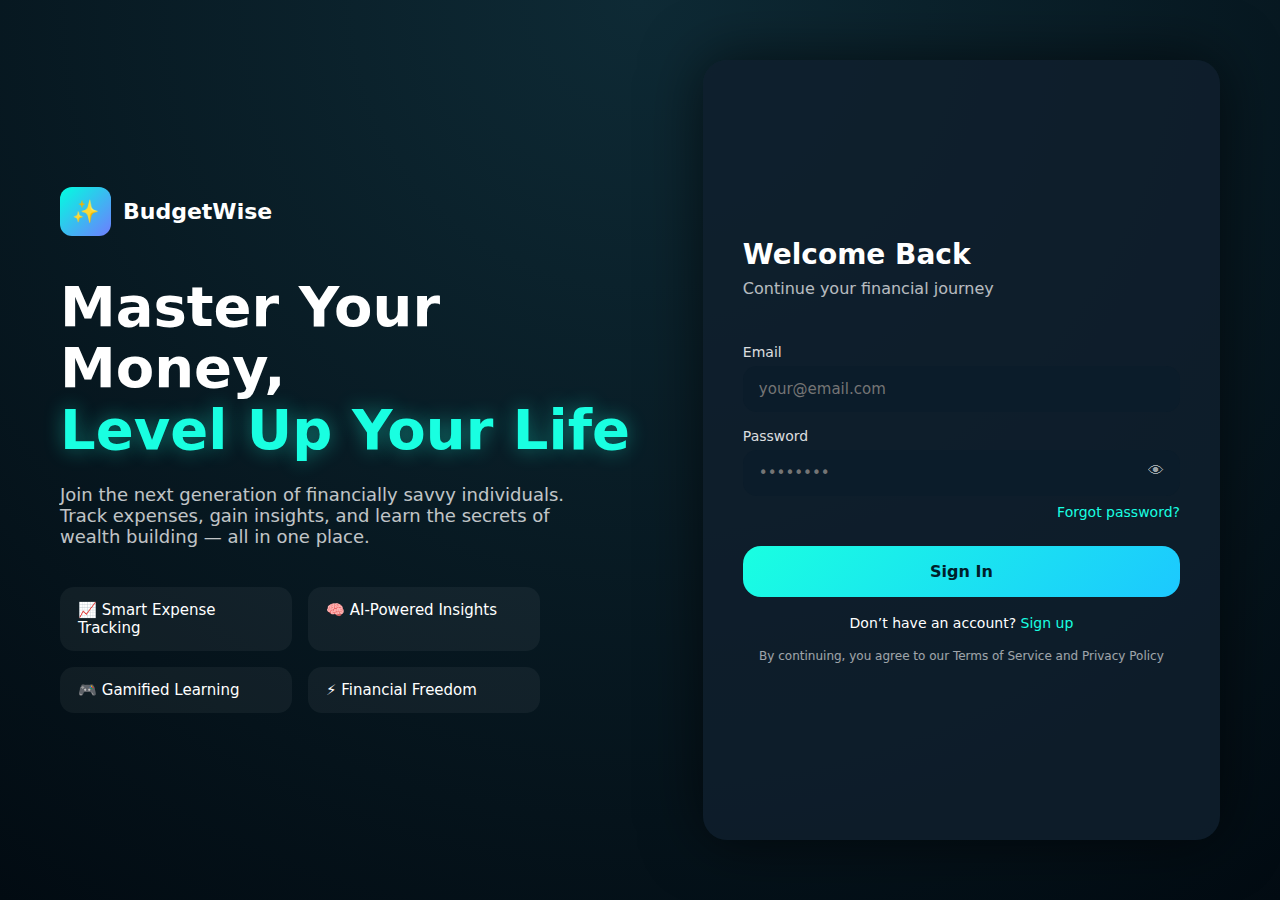
<file: temp work 2/index.html>
<!DOCTYPE html>
<html lang="en">
<head>
  <meta charset="UTF-8">
  <title>BudgetWise – Login</title>
  <link rel="stylesheet" href="style.css">
</head>
<body class="auth-body">

<div class="auth-container">

  <!-- LEFT CONTENT -->
  <div class="auth-left">
    <div class="brand">
      <div class="logo">✨</div>
      <span>BudgetWise</span>
    </div>

    <h1>
      Master Your Money,<br>
      <span class="highlight">Level Up Your Life</span>
    </h1>

    <p class="subtitle">
      Join the next generation of financially savvy individuals.
      Track expenses, gain insights, and learn the secrets of wealth building — all in one place.
    </p>

    <div class="features">
      <div class="feature">📈 Smart Expense Tracking</div>
      <div class="feature">🧠 AI-Powered Insights</div>
      <div class="feature">🎮 Gamified Learning</div>
      <div class="feature">⚡ Financial Freedom</div>
    </div>
  </div>

  <!-- RIGHT LOGIN CARD -->
  <div class="auth-card">
    <h2>Welcome Back</h2>
    <p class="auth-sub">Continue your financial journey</p>

    <label>Email</label>
    <input id="email" type="email" placeholder="your@email.com">

    <label>Password</label>
    <div class="password-wrap">
      <input id="password" type="password" placeholder="••••••••">
      <span class="eye" onclick="togglePassword()">👁</span>
    </div>

    <div class="forgot">Forgot password?</div>

    <button class="auth-btn" onclick="login()">Sign In</button>

    <p class="signup">
      Don’t have an account? <span>Sign up</span>
    </p>

    <p class="terms">
      By continuing, you agree to our Terms of Service and Privacy Policy
    </p>
  </div>

</div>

<script src="auth.js"></script>
</body>
</html>
</file>
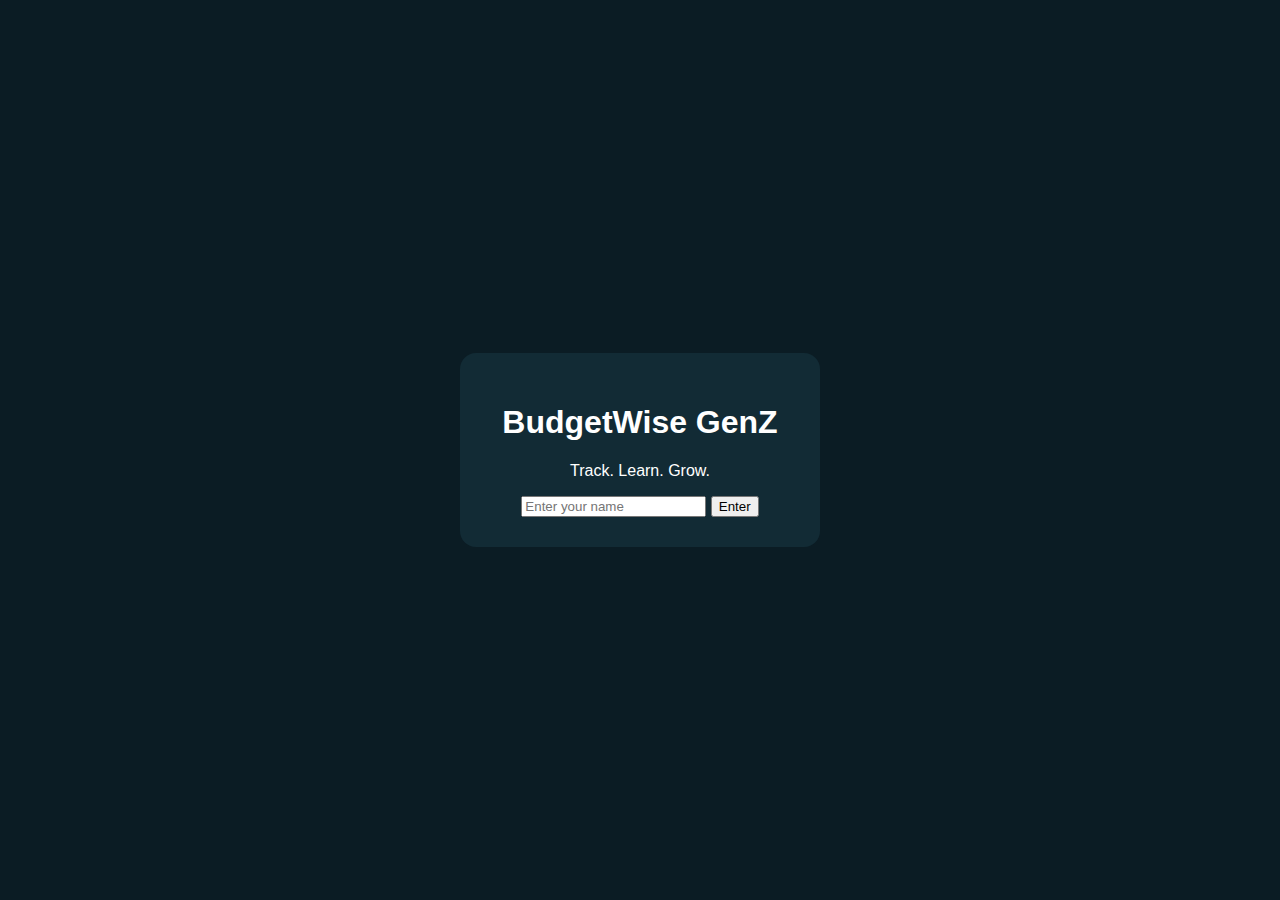
<file: BudgetWise GenZ/project-BudgetWise-GenZ/index.html>
<!DOCTYPE html>
<html lang="en">
<head>
  <meta charset="UTF-8">
  <title>BudgetWise GenZ</title>
  <link rel="stylesheet" href="style.css">
</head>
<body class="login-page">

  <div class="login-card">
    <h1>BudgetWise GenZ</h1>
    <p>Track. Learn. Grow.</p>

    <input id="username" placeholder="Enter your name" />
    <button onclick="login()">Enter</button>
  </div>

<script>
  function login() {
    const name = document.getElementById("username").value.trim();
    if (!name) return alert("Enter your name");
    sessionStorage.setItem("user", name);
    window.location.href = "dashboard.html";
  }
</script>

</body>
</html>
</file>
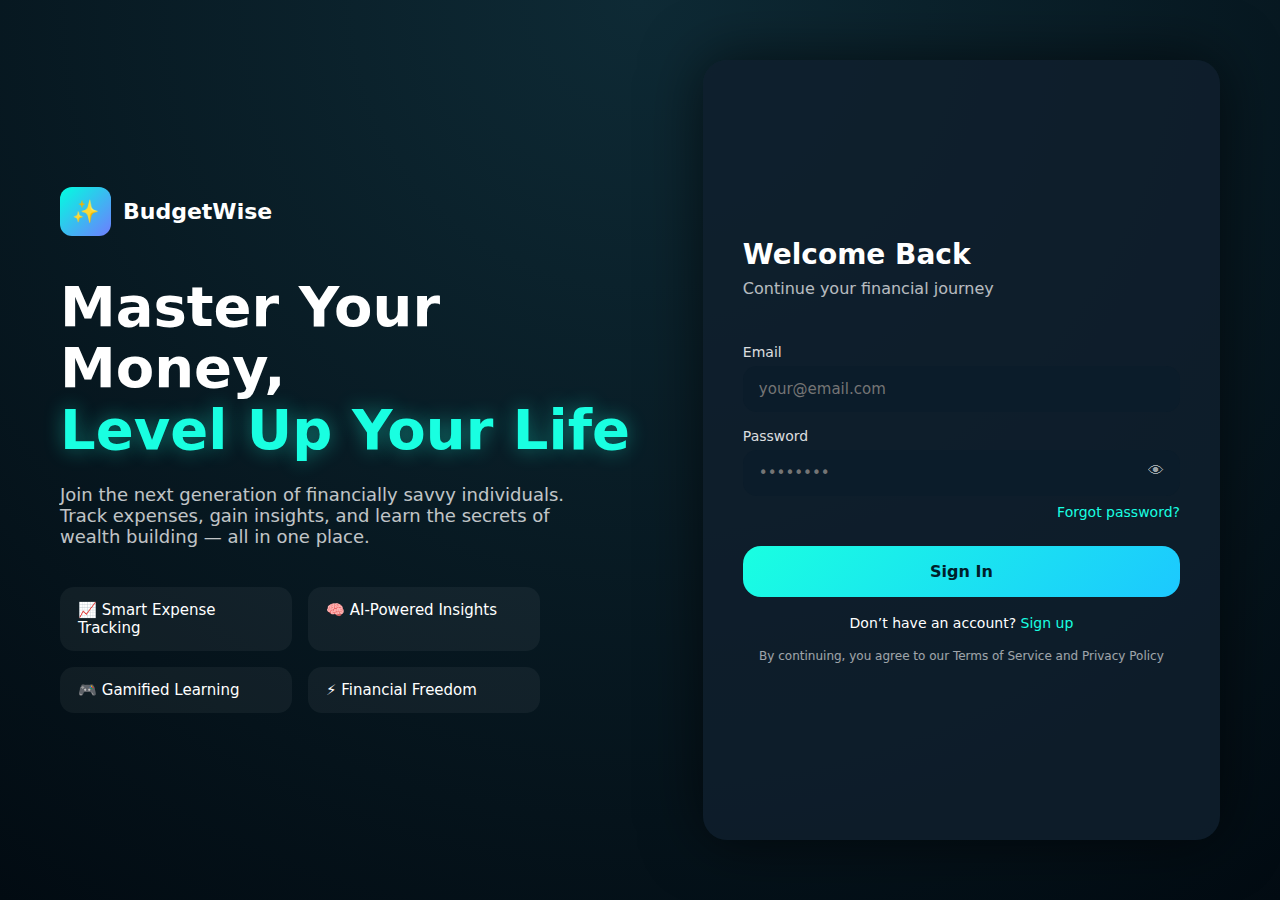
<file: temp work 2/achievements.html>
<!DOCTYPE html>
<html>
<head>
  <title>Achievements</title>
  <link rel="stylesheet" href="style.css">
</head>
<body>

<div class="layout">
  <aside class="sidebar">
    <h2>BudgetWise</h2>
    <button onclick="go('dashboard.html')">🏠 Dashboard</button>
    <button onclick="go('analysis.html')">📊 Analysis</button>
    <button onclick="go('expenses.html')">💸 Expenses</button>
    <button onclick="go('insights.html')">🧠 Insights</button>
    <button onclick="go('learn.html')">📚 Learn</button>
    <button class="active">🏆 Achievements</button>
    <button onclick="go('profile.html')">👤 Profile</button>
  </aside>

  <main class="main">
    <h2>Your Achievements</h2>
    <p>Badges, streaks, and XP will show here.</p>
  </main>
</div>

<script src="router.js"></script>
</body>
</html>
</file>
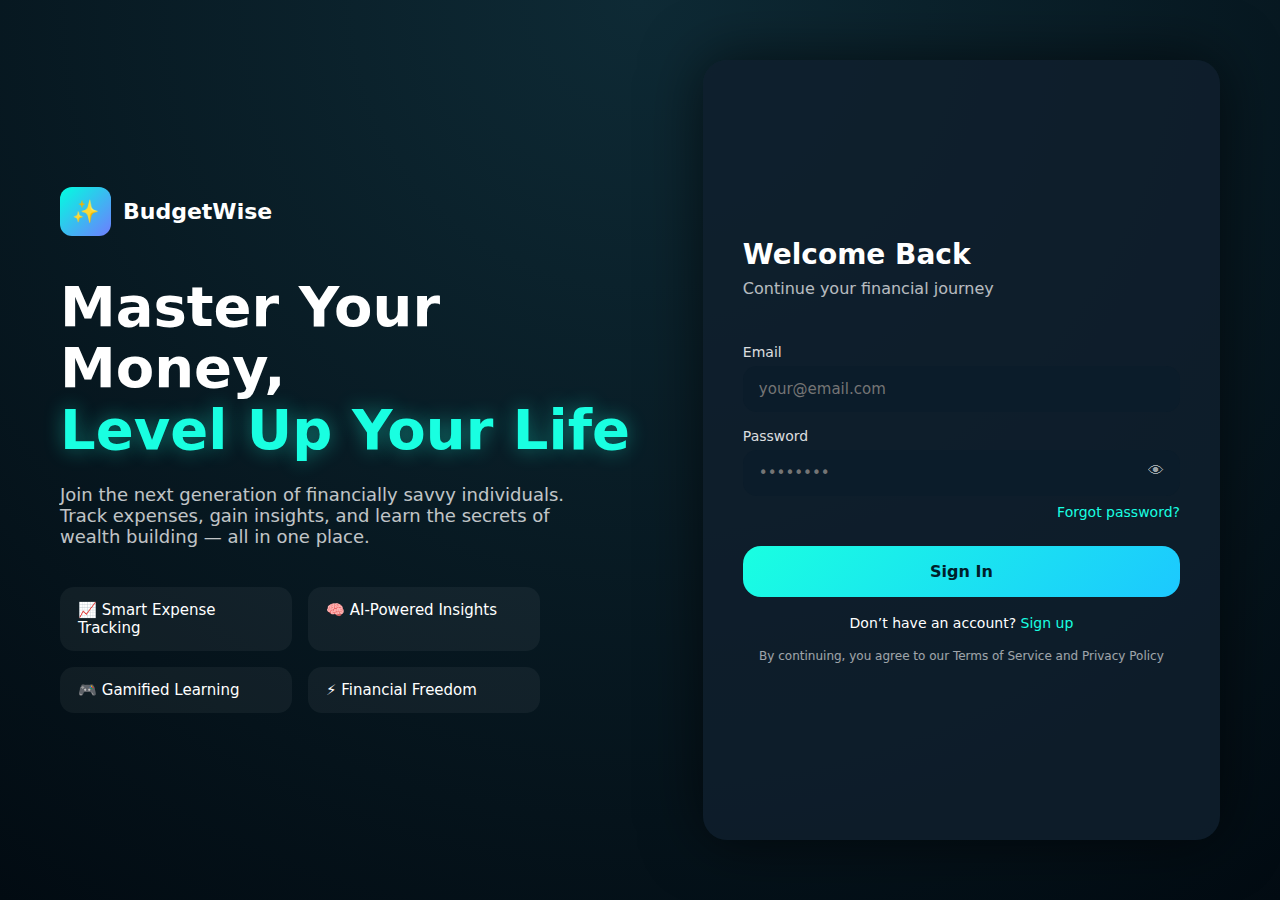
<file: temp work 2/analysis.html>
<!DOCTYPE html>
<html>
<head>
  <title>Analysis</title>
  <link rel="stylesheet" href="style.css">
</head>
<body>

<div class="layout">

  <aside class="sidebar">
    <h2>BudgetWise</h2>
    <button onclick="go('dashboard.html')">🏠 Dashboard</button>
    <button class="active">📊 Analysis</button>
    <button onclick="go('expenses.html')">💸 Expenses</button>
    <button onclick="go('insights.html')">🧠 Insights</button>
    <button onclick="go('learn.html')">📚 Learn</button>
    <button onclick="go('achievements.html')">🏆 Achievements</button>
    <button onclick="go('profile.html')">👤 Profile</button>
  </aside>

  <main class="main">
    <h2>Spending Analysis</h2>

    <div class="analysis-card">
      <h3>Daily Spending Trend</h3>
      <p class="chart-help">Hover over points to see exact spending.</p>

      <div id="lineChartWrapper">
        <canvas id="lineChart" width="600" height="260"></canvas>

        <!-- Tooltip -->
        <div id="chartTooltip"></div>

        <div id="lineChartEmpty" class="empty-state">
          Add at least 2 expenses to see trends.
        </div>
      </div>
    </div>

  </main>

</div>

<script src="router.js"></script>
<script src="app.js"></script>
</body>
</html>
</file>
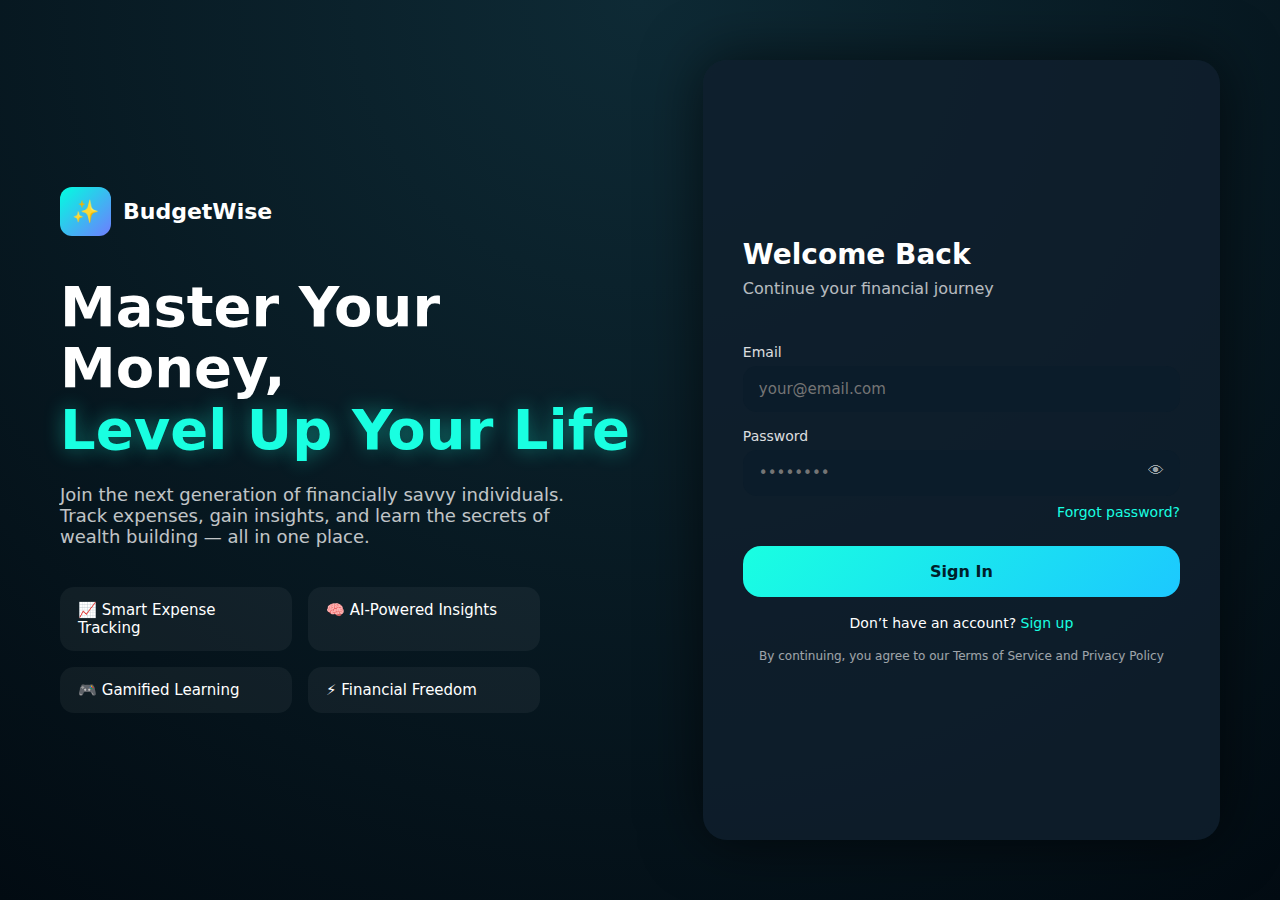
<file: temp work 2/dashboard.html>
<!DOCTYPE html>
<html>
<head>
  <title>Dashboard</title>
  <link rel="stylesheet" href="style.css">
</head>
<body>

<div class="layout">

  <!-- SIDEBAR -->
  <aside class="sidebar">
    <h2>BudgetWise</h2>
    <button class="active">🏠 Dashboard</button>
    <button onclick="go('analysis.html')">📊 Analysis</button>
    <button onclick="go('expenses.html')">💸 Expenses</button>
    <button onclick="go('insights.html')">🧠 Insights</button>
    <button onclick="go('learn.html')">📚 Learn</button>
    <button onclick="go('achievements.html')">🏆 Achievements</button>
    <button onclick="go('profile.html')">👤 Profile</button>
    <button onclick="logout()">🚪 Logout</button>
  </aside>

  <!-- MAIN -->
  <main class="main">

    <!-- HEADER -->
    <div class="dashboard-header">
      <div>
         <h2>Welcome, <span id="user"></span> 👋</h2>

        <p id="todayDate"></p>
      </div>
    </div>

    <!-- STATS -->
    <div class="stats-grid">
      <div class="stat gradient-blue">
        <p>Total Spent</p>
        <h2 id="totalSpent">₹0</h2>
        <span>This month</span>
      </div>

      <div class="stat gradient-green">
        <p>Budget Left</p>
        <h2 id="budgetLeft">₹0</h2>
        <span>of ₹40,000</span>
      </div>

      <div class="stat gradient-purple">
        <p>Savings</p>
        <h2 id="savings">₹0</h2>
        <span>Target ₹10,000</span>
      </div>

      <div class="stat gradient-gold">
        <p>Investments</p>
        <h2>₹45,000</h2>
        <span>Growing well!</span>
      </div>
    </div>

    <!-- CHART -->
    <div class="chart-card">
      <div class="chart-header">
        <h3>Weekly Spending</h3>
        <span>Last 7 days</span>
      </div>

      <div class="chart-wrapper">
        <canvas id="weeklyChart" width="700" height="300"></canvas>
        <div id="chartTooltip"></div>
      </div>
    </div>

  </main>
</div>

<script src="router.js"></script>
<script src="app.js"></script>
</body>
</html>
</file>
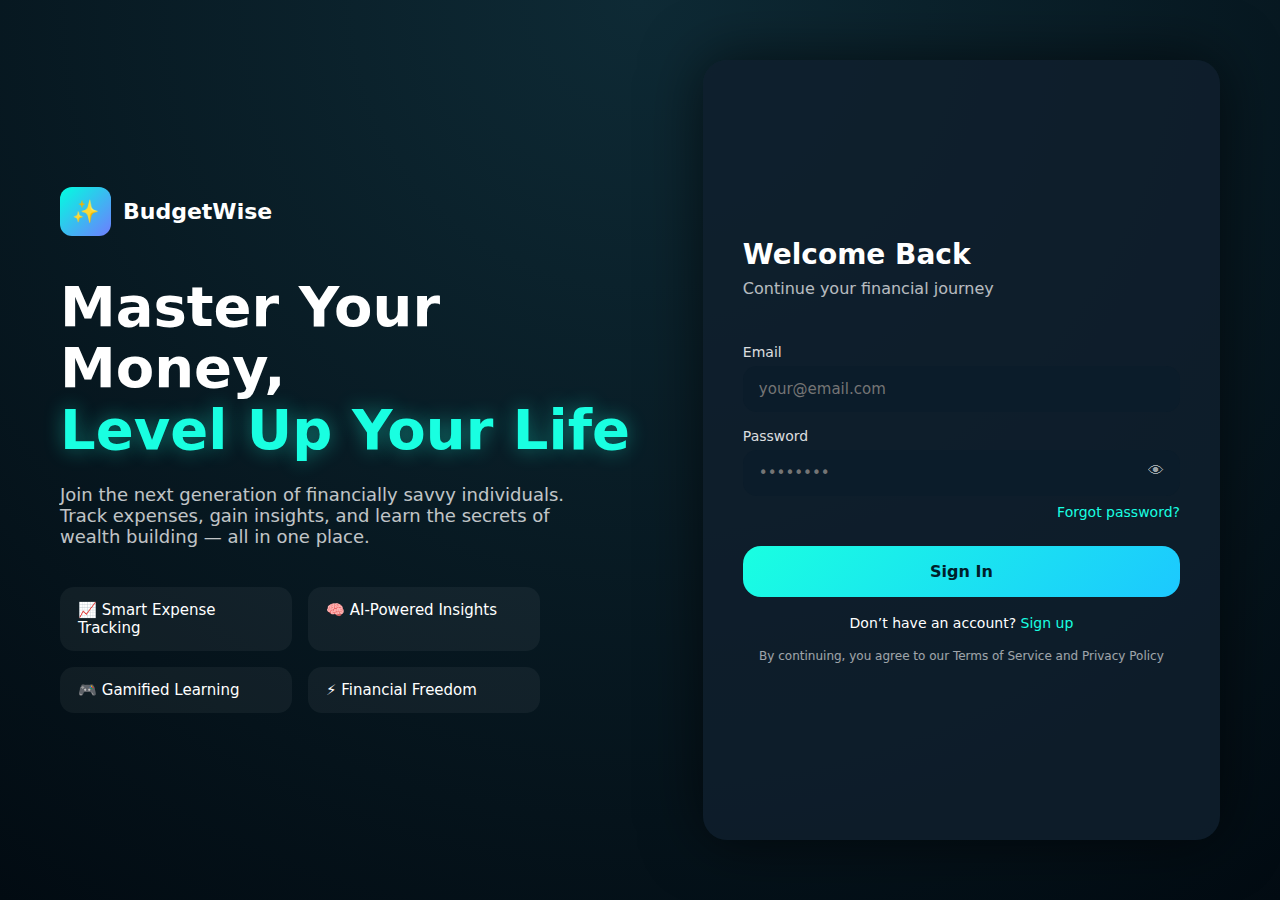
<file: temp work 2/expenses.html>
<!DOCTYPE html>
<html lang="en">
<head>
  <meta charset="UTF-8">
  <title>Expenses</title>
  <link rel="stylesheet" href="style.css">
</head>
<body>

<div class="layout">

  <!-- SIDEBAR -->
  <aside class="sidebar">
    <h2>BudgetWise</h2>
    <button onclick="go('dashboard.html')">🏠 Dashboard</button>
    <button onclick="go('analysis.html')">📊 Analysis</button>
    <button class="active">💸 Expenses</button>
    <button onclick="go('insights.html')">🧠 Insights</button>
    <button onclick="go('learn.html')">📚 Learn</button>
    <button onclick="go('achievements.html')">🏆 Achievements</button>
    <button onclick="go('profile.html')">👤 Profile</button>
    <button onclick="logout()">🚪 Logout</button>
  </aside>

  <!-- MAIN -->
  <main class="main">

    <!-- HEADER -->
    <div class="expenses-header">
      <div>
        <h1>Expenses</h1>
        <p>Track and manage your spending</p>
      </div>

      <!-- ✅ FIXED BUTTON -->
      <button class="add-expense-btn" id="addExpenseBtn">
        ＋ Add Expense
      </button>
    </div>

    <!-- STATS -->
    <div class="expense-stats">
      <div class="stat-card">
        <p>Total This Month</p>
        <h2 id="totalMonth">₹0</h2>
      </div>
      <div class="stat-card">
        <p>Highest Category</p>
        <h2 id="topCategory">—</h2>
      </div>
      <div class="stat-card">
        <p>Transactions</p>
        <h2 id="txnCount">0</h2>
      </div>
    </div>

    <!-- SEARCH & FILTER -->
    <div class="expense-controls">
      <input id="searchInput" placeholder="Search expenses..." oninput="renderExpenses()">
      <select id="filterCategory" onchange="renderExpenses()">
        <option value="">All Categories</option>
      </select>
    </div>

    <!-- LIST -->
    <div class="expense-list" id="expenseList"></div>

  </main>
</div>

<!-- ✅ MODAL -->
<div class="modal-overlay" id="expenseModal">
  <div class="modal">

    <div class="modal-header">
      <h3>Add New Expense</h3>
      <button onclick="closeExpenseModal()">✕</button>
    </div>

    <p class="modal-sub">Quick Select Category</p>

    <div class="category-grid">
      <button class="category-btn" data-cat="Food">🍽 Food</button>
      <button class="category-btn" data-cat="Travel">🚗 Travel</button>
      <button class="category-btn" data-cat="Shopping">🛍 Shopping</button>
      <button class="category-btn" data-cat="Clothes">👕 Clothes</button>
      <button class="category-btn" data-cat="Entertainment">🎮 Entertainment</button>
      <button class="category-btn" data-cat="Health">❤️ Health</button>
      <button class="category-btn" data-cat="Utilities">⚡ Utilities</button>
    </div>

    <input id="customCategory" placeholder="Custom category (optional)">
    <input id="description" placeholder="Description (optional)">
    <input id="amount" type="number" placeholder="Amount ₹">

    <button class="modal-save" onclick="saveModalExpense()">Add Expense</button>
  </div>
</div>

<!-- ✅ SCRIPTS (ORDER MATTERS) -->
<script src="router.js"></script>
<script src="app.js"></script>
</body>
</html>
</file>
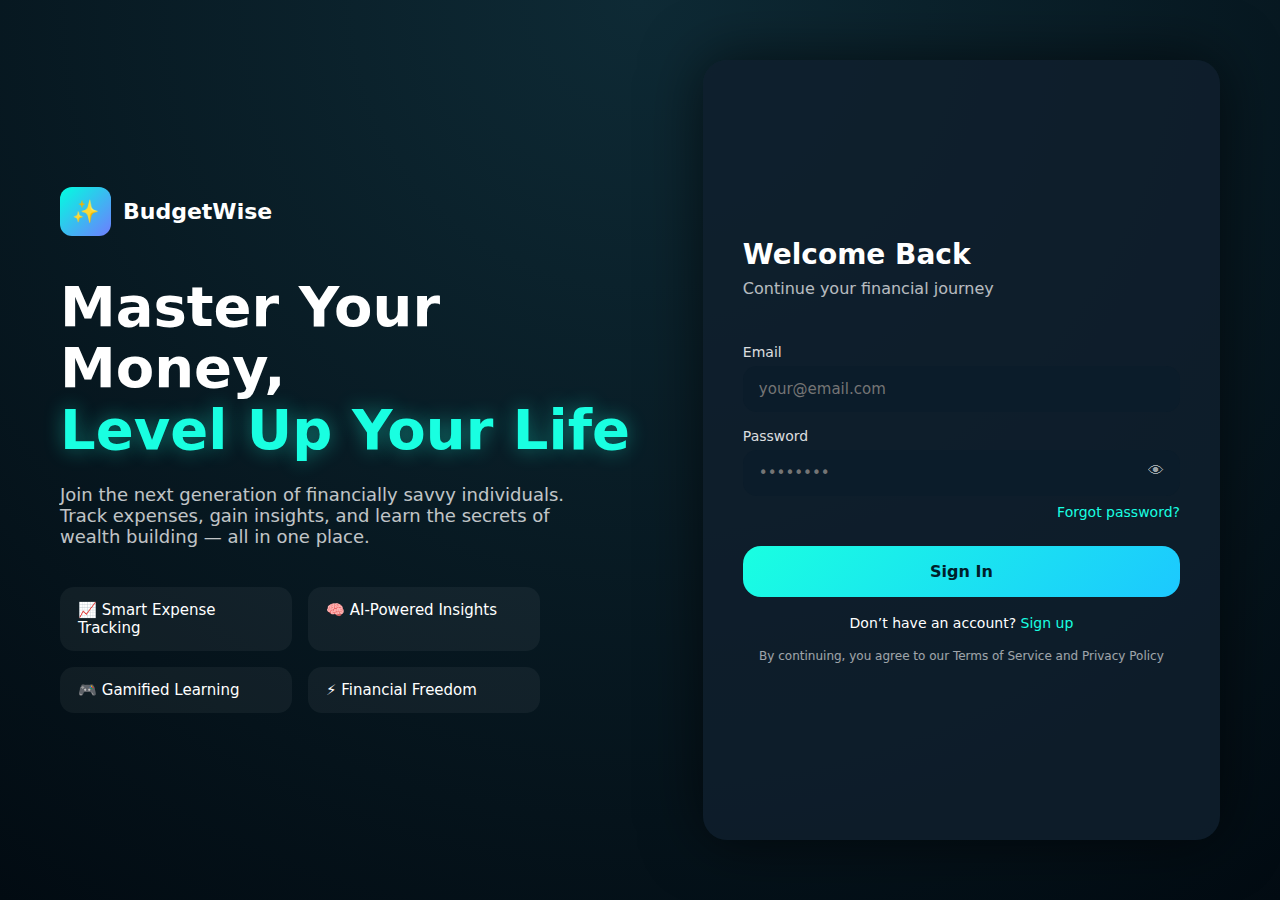
<file: temp work 2/insight.html>
<!DOCTYPE html>
<html>
<head>
  <title>Insights</title>
  <link rel="stylesheet" href="style.css">
</head>
<body>

<div class="layout">
  <aside class="sidebar">
    <h2>BudgetWise</h2>
    <button onclick="go('dashboard.html')">🏠 Dashboard</button>
    <button onclick="go('analysis.html')">📊 Analysis</button>
    <button onclick="go('expenses.html')">💸 Expenses</button>
    <button class="active">🧠 Insights</button>
    <button onclick="go('learn.html')">📚 Learn</button>
    <button onclick="go('achievements.html')">🏆 Achievements</button>
    <button onclick="go('profile.html')">👤 Profile</button>
  </aside>

  <main class="main">
    <h2>AI Insights</h2>
    <p>Smart spending suggestions will appear here.</p>
  </main>
</div>

<script src="router.js"></script>
</body>
</html>
</file>
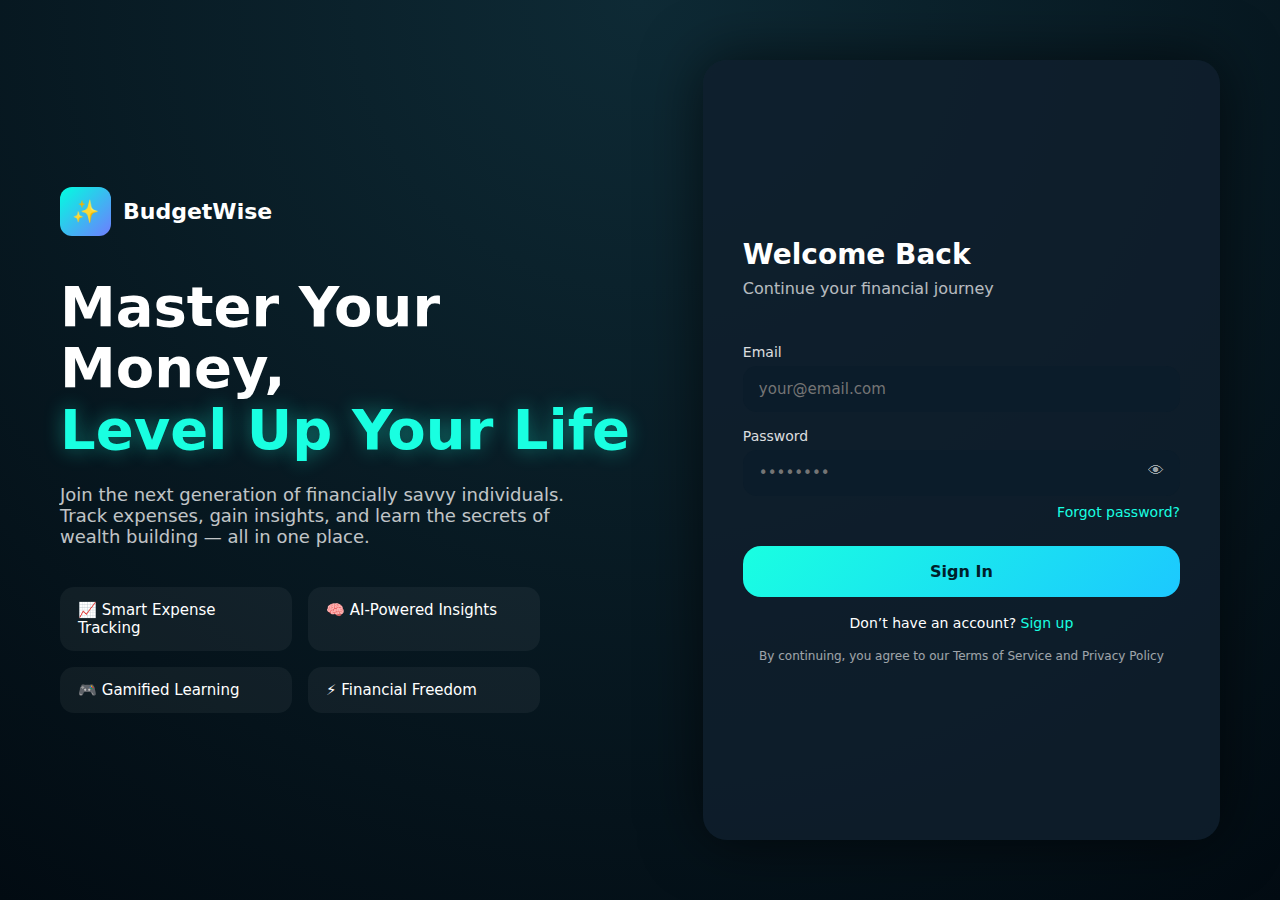
<file: temp work 2/learn.html>
<!DOCTYPE html>
<html>
<head>
  <title>Learn</title>
  <link rel="stylesheet" href="style.css">
</head>
<body>

<div class="layout">
  <aside class="sidebar">
    <h2>BudgetWise</h2>
    <button onclick="go('dashboard.html')">🏠 Dashboard</button>
    <button onclick="go('analysis.html')">📊 Analysis</button>
    <button onclick="go('expenses.html')">💸 Expenses</button>
    <button onclick="go('insights.html')">🧠 Insights</button>
    <button class="active">📚 Learn</button>
    <button onclick="go('achievements.html')">🏆 Achievements</button>
    <button onclick="go('profile.html')">👤 Profile</button>
  </aside>

  <main class="main">
    <h2>Learn About Money</h2>
    <p>Gamified lessons will be added here.</p>
  </main>
</div>

<script src="router.js"></script>
</body>
</html>
</file>
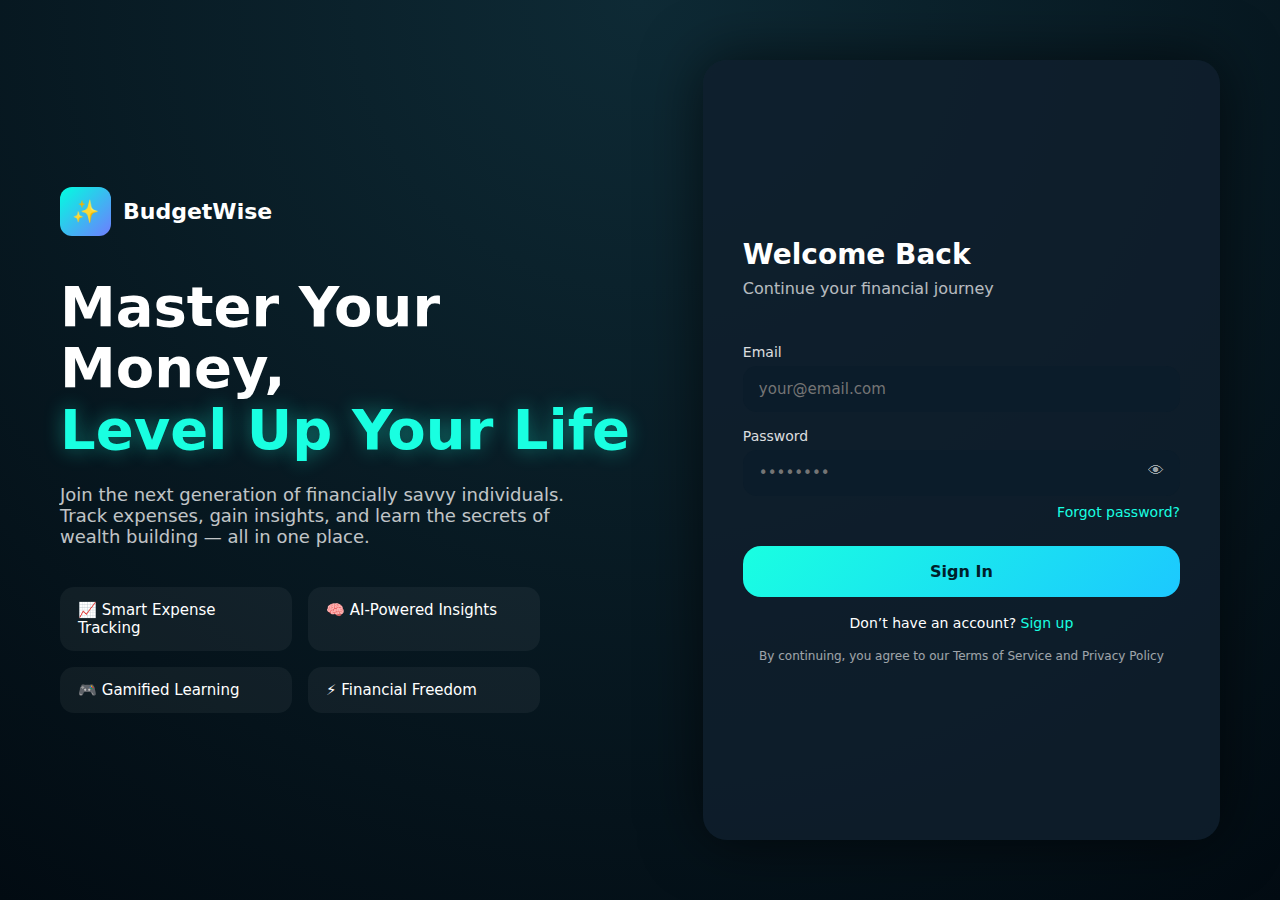
<file: temp work 2/profile.html>
<!DOCTYPE html>
<html>
<head>
  <title>Profile</title>
  <link rel="stylesheet" href="style.css">
</head>
<body>

<div class="layout">
  <aside class="sidebar">
    <h2>BudgetWise</h2>
    <button onclick="go('dashboard.html')">🏠 Dashboard</button>
    <button onclick="go('analysis.html')">📊 Analysis</button>
    <button onclick="go('expenses.html')">💸 Expenses</button>
    <button onclick="go('insights.html')">🧠 Insights</button>
    <button onclick="go('learn.html')">📚 Learn</button>
    <button onclick="go('achievements.html')">🏆 Achievements</button>
    <button class="active">👤 Profile</button>
  </aside>

  <main class="main">
    <h2>Profile</h2>
    <p>Name: <b><span id="user"></span></b></p>
  </main>
</div>

<script src="router.js"></script>
</body>
</html>
</file>
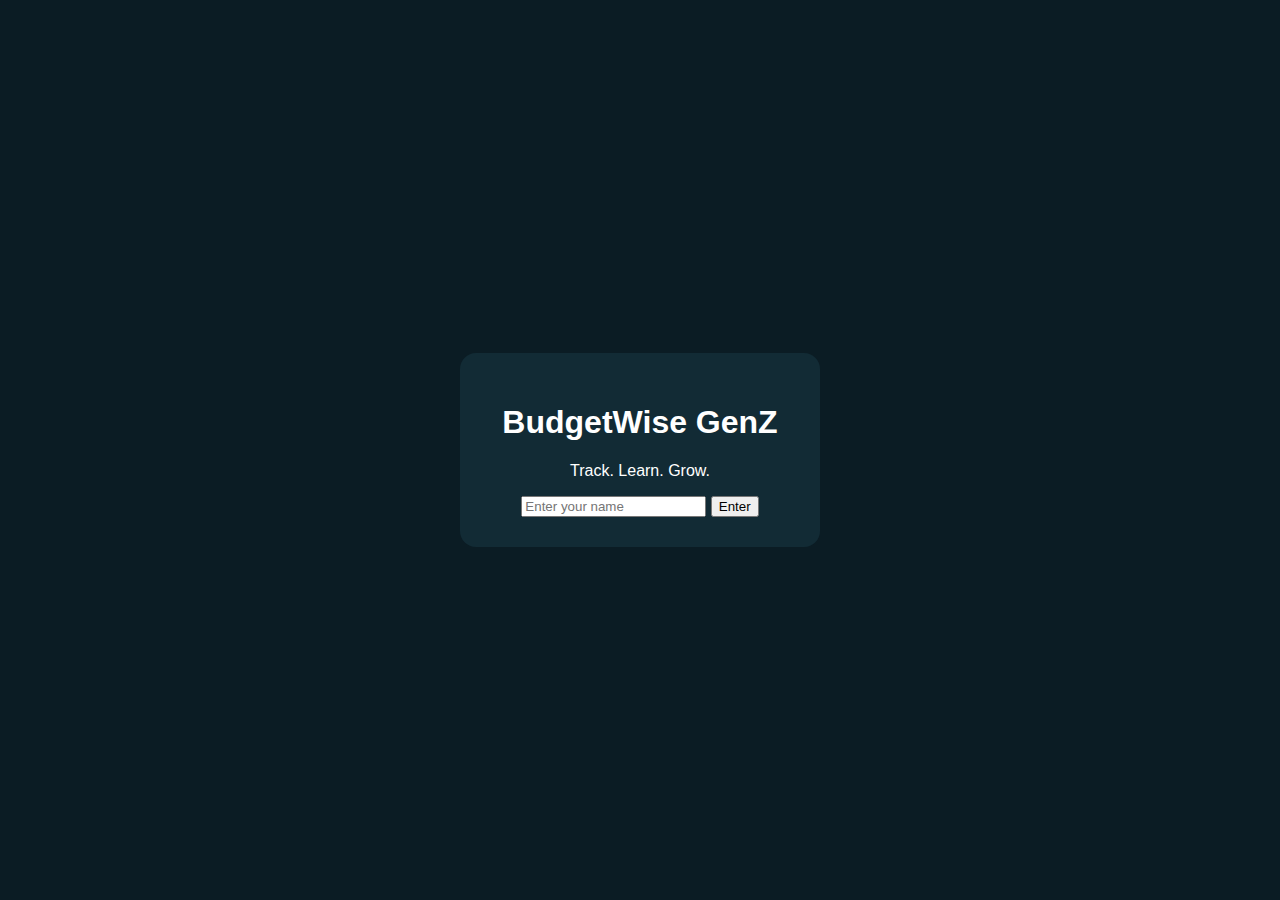
<file: BudgetWise GenZ/project-BudgetWise-GenZ/analysis.html>
<!DOCTYPE html>
<html lang="en">
<head>
  <meta charset="UTF-8">
  <title>Analysis – BudgetWise GenZ</title>
  <link rel="stylesheet" href="style.css">
</head>
<body>

<div class="layout">

  <!-- SIDEBAR -->
  <aside class="sidebar">
    <h2>BudgetWise</h2>
    <button onclick="go('dashboard.html')">🏠 Dashboard</button>
    <button class="active">📊 Analysis</button>
    <button onclick="logout()">🚪 Logout</button>
  </aside>

  <!-- MAIN -->
  <main class="main">
    <h2>Spending Analysis</h2>

    <div class="analysis-card">
      <h3>Spending Distribution</h3>
      <div class="donut-placeholder">Donut Graph Here</div>
    </div>

    <div class="analysis-card">
      <h3>Insights</h3>
      <p>Your spending trends will appear here.</p>
    </div>

  </main>

</div>

<script src="router.js"></script>
<script src="app.js"></script>
</body>
</html>
</file>
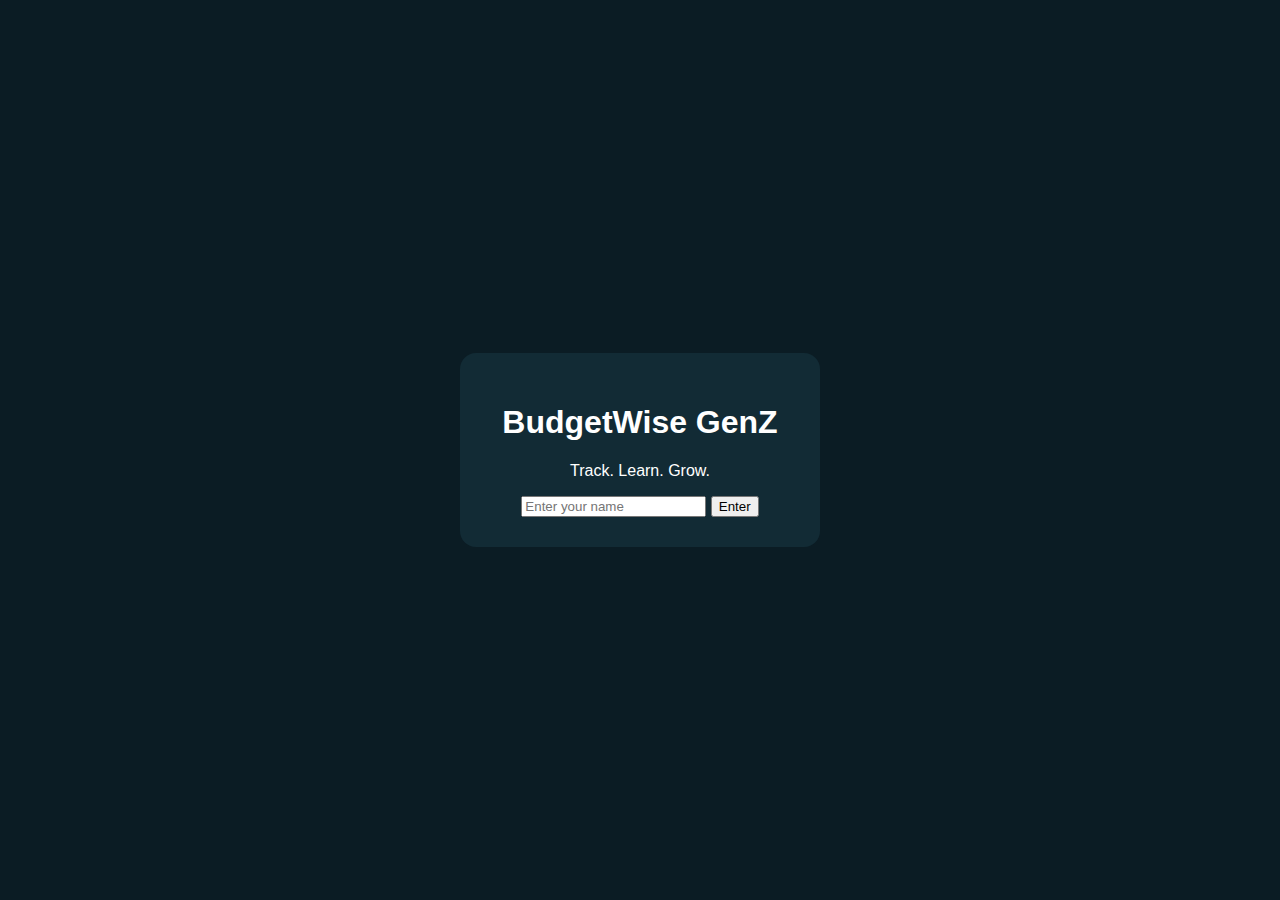
<file: BudgetWise GenZ/project-BudgetWise-GenZ/dashboard.html>
<!DOCTYPE html>
<html lang="en">
<head>
  <meta charset="UTF-8">
  <title>Dashboard – BudgetWise GenZ</title>
  <link rel="stylesheet" href="style.css">
</head>
<body>

<div class="layout">

  <!-- SIDEBAR -->
  <aside class="sidebar">
    <h2>BudgetWise</h2>
    <button onclick="go('dashboard.html')">🏠 Dashboard</button>
    <button onclick="go('analysis.html')">📊 Analysis</button>
    <button onclick="logout()">🚪 Logout</button>
  </aside>

  <!-- MAIN -->
  <main class="main">

    <header class="top">
      <h2>Welcome, <span id="user"></span> 👋</h2>
    </header>

    <section class="kpis">
      <div class="kpi">Today<br><b>₹480</b></div>
      <div class="kpi">Yesterday<br><b>₹980</b></div>
      <div class="kpi">7 Days<br><b>₹7,600</b></div>
      <div class="kpi">Month<br><b>₹12,480</b></div>
    </section>

    <section class="cards">
      <div class="card">
        <h3>Add Expense</h3>
        <input id="amount" placeholder="Amount ₹">
        <button onclick="addExpense()">Save</button>
      </div>

      <div class="card">
        <h3>Summary</h3>
        <ul id="summary"></ul>
      </div>
    </section>

  </main>

</div>

<script src="router.js"></script>
<script src="app.js"></script>
</body>
</html>
</file>
<file: temp work 2/style.css>
body {
  margin: 0;
  font-family: Inter, sans-serif;
  background: #0b1c24;
  color: white;
}

/* Layout */
.layout {
  display: flex;
  height: 100vh;
}

.sidebar {
  width: 230px;
  background: #0f2530;
  padding: 20px;
  display: flex;
  flex-direction: column;
  gap: 10px;
}

.sidebar button {
  background: none;
  border: none;
  color: white;
  text-align: left;
  padding: 10px;
  border-radius: 8px;
  cursor: pointer;
}

.sidebar button:hover,
.sidebar .active {
  background: #00f5ff33;
}

.main {
  flex: 1;
  padding: 24px;
  overflow-y: auto;
}

/* Cards */
.analysis-card {
  background: #122b35;
  padding: 24px;
  border-radius: 16px;
  margin-top: 20px;
}

/* Empty states */
.empty-state {
  margin-top: 20px;
  padding: 30px;
  background: #0f2530;
  border-radius: 12px;
  text-align: center;
  color: #9fb7c2;
}

/* Chart */
#lineChartWrapper {
  position: relative;
  margin-top: 20px;
}

canvas {
  width: 100%;
  background: #0f2530;
  border-radius: 12px;
}

#lineChartEmpty {
  position: absolute;
  inset: 0;
  display: none;
  align-items: center;
  justify-content: center;
}

/* Table */
.expense-table {
  width: 100%;
  border-collapse: collapse;
  margin-top: 20px;
}

.expense-table th,
.expense-table td {
  padding: 12px;
  border-bottom: 1px solid #1c3a45;
}

.action-btn {
  padding: 6px 10px;
  border: none;
  border-radius: 6px;
  cursor: pointer;
}

.edit-btn {
  background: #00f5ff;
  color: black;
}

.delete-btn {
  background: #ff5f5f;
  color: white;
}
/* --------- existing styles remain unchanged --------- */

#chartTooltip {
  position: absolute;
  padding: 8px 12px;
  background: rgba(15, 37, 48, 0.95);
  border: 1px solid #00f5ff55;
  border-radius: 8px;
  color: white;
  font-size: 13px;
  pointer-events: none;
  display: none;
  transform: translate(-50%, -120%);
  white-space: nowrap;
  box-shadow: 0 0 12px rgba(0, 245, 255, 0.25);
}

.chart-help {
  color: #9fb7c2;
  font-size: 14px;
  margin-bottom: 10px;
}

/* Ensure wrapper positioning */
#lineChartWrapper {
  position: relative;
}
/* ---------- Expenses Page ---------- */
.expenses-header {
  display: flex;
  justify-content: space-between;
  align-items: center;
}

.add-expense-btn {
  background: linear-gradient(135deg, #00f5ff, #00d1b2);
  border: none;
  padding: 12px 18px;
  border-radius: 14px;
  font-weight: bold;
  cursor: pointer;
  color: #000;
}

.expense-stats {
  display: grid;
  grid-template-columns: repeat(3, 1fr);
  gap: 16px;
  margin: 20px 0;
}

.stat-card {
  background: #122b35;
  padding: 18px;
  border-radius: 16px;
}

.expense-controls {
  display: flex;
  gap: 12px;
  margin-bottom: 16px;
}

.expense-controls input,
.expense-controls select {
  flex: 1;
  padding: 12px;
  border-radius: 12px;
  border: none;
  background: #0f2530;
  color: white;
}

/* ---------- Expense List ---------- */
.expense-list {
  display: flex;
  flex-direction: column;
  gap: 12px;
}

.expense-item {
  background: #0f2530;
  padding: 14px;
  border-radius: 14px;
  display: flex;
  justify-content: space-between;
  align-items: center;
}

.expense-meta {
  opacity: 0.7;
  font-size: 13px;
}

/* ---------- Modal ---------- */
.modal-overlay {
  position: fixed;
  inset: 0;
  background: rgba(0,0,0,0.7);
  display: none;
  justify-content: center;
  align-items: center;
}

.modal {
  width: 420px;
  background: #0b1c24;
  padding: 20px;
  border-radius: 18px;
}

.modal-header {
  display: flex;
  justify-content: space-between;
}

.modal-header button {
  background: none;
  border: none;
  color: white;
  font-size: 18px;
}

.category-grid {
  display: grid;
  grid-template-columns: repeat(3, 1fr);
  gap: 10px;
  margin: 10px 0;
}

.category-grid button {
  background: #122b35;
  border: none;
  padding: 10px;
  border-radius: 12px;
  cursor: pointer;
}

.modal input {
  width: 100%;
  padding: 12px;
  margin-top: 10px;
  border-radius: 12px;
  border: none;
  background: #0f2530;
  color: white;
}

.modal-save {
  width: 100%;
  margin-top: 14px;
  padding: 14px;
  border-radius: 14px;
  border: none;
  background: linear-gradient(135deg, #00f5ff, #00d1b2);
  font-weight: bold;
}
/* ---------- Category Buttons ---------- */
.category-btn {
  background: #122b35;
  border: 1px solid transparent;
  padding: 10px;
  border-radius: 14px;
  cursor: pointer;
  color: #cfeff6;
  transition: all 0.25s ease;
}

/* Hover (desktop) */
.category-btn:hover {
  border-color: #00f5ff66;
  box-shadow: 0 0 12px rgba(0, 245, 255, 0.2);
}

/* Active / Selected */
.category-btn.active {
  background: linear-gradient(135deg, #00f5ff, #00d1b2);
  color: #001a1f;
  box-shadow:
    0 0 18px rgba(0, 245, 255, 0.6),
    inset 0 0 12px rgba(255, 255, 255, 0.3);
  border-color: #00f5ff;
  transform: scale(1.05);
}
/* ---------- DASHBOARD ---------- */
.dashboard-header h1 {
  font-size: 28px;
}

.stats-grid {
  display: grid;
  grid-template-columns: repeat(4, 1fr);
  gap: 18px;
  margin: 20px 0;
}

.stat {
  padding: 18px;
  border-radius: 18px;
}

.stat h2 {
  margin: 10px 0;
}

.gradient-blue {
  background: linear-gradient(135deg, #0f3443, #34e89e);
}
.gradient-green {
  background: linear-gradient(135deg, #134e5e, #71b280);
}
.gradient-purple {
  background: linear-gradient(135deg, #41295a, #2F0743);
}
.gradient-gold {
  background: linear-gradient(135deg, #3c2f00, #ffb347);
}

/* ---------- CHART ---------- */
.chart-card {
  background: #0f2530;
  border-radius: 18px;
  padding: 20px;
}

.chart-header {
  display: flex;
  justify-content: space-between;
  margin-bottom: 10px;
}

.chart-wrapper {
  position: relative;
}

#chartTooltip {
  position: absolute;
  background: rgba(15, 37, 48, 0.95);
  padding: 10px 14px;
  border-radius: 10px;
  display: none;
  color: white;
  pointer-events: none;
  box-shadow: 0 0 18px rgba(0,245,255,0.4);
}
.chart-card {
  background: #0f2530;
  border-radius: 18px;
  padding: 20px;
}

.chart-wrapper {
  position: relative;
}

#chartTooltip {
  position: absolute;
  background: rgba(15, 37, 48, 0.96);
  padding: 10px 14px;
  border-radius: 12px;
  display: none;
  color: white;
  pointer-events: none;
  box-shadow: 0 0 18px rgba(0,245,255,0.4);
  font-size: 14px;
}
/* ---------- RESET ---------- */
* {
  margin: 0;
  padding: 0;
  box-sizing: border-box;
  font-family: "Segoe UI", system-ui, sans-serif;
}

/* ---------- AUTH BODY ---------- */
.auth-body {
  min-height: 100vh;
  background: radial-gradient(circle at top, #0e2a35, #020b12);
  color: white;
}

/* ---------- CONTAINER ---------- */
.auth-container {
  display: flex;
  height: 100vh;
  padding: 60px;
  gap: 60px;
}

/* ---------- LEFT ---------- */
.auth-left {
  flex: 1.2;
  display: flex;
  flex-direction: column;
  justify-content: center;
}

.brand {
  display: flex;
  align-items: center;
  gap: 12px;
  font-size: 22px;
  font-weight: bold;
  margin-bottom: 40px;
}

.logo {
  background: linear-gradient(135deg, #00ffe0, #6f7cff);
  padding: 12px;
  border-radius: 12px;
}

.auth-left h1 {
  font-size: 56px;
  line-height: 1.1;
  margin-bottom: 24px;
}

.highlight {
  color: #19ffe1;
  text-shadow: 0 0 20px rgba(25,255,225,0.4);
}

.subtitle {
  font-size: 18px;
  opacity: 0.75;
  max-width: 520px;
  margin-bottom: 40px;
}

.features {
  display: grid;
  grid-template-columns: repeat(2, 1fr);
  gap: 16px;
  max-width: 480px;
}

.feature {
  background: rgba(255,255,255,0.05);
  padding: 14px 18px;
  border-radius: 14px;
  font-size: 15px;
}

/* ---------- RIGHT CARD ---------- */
.auth-card {
  flex: 0.9;
  background: rgba(15, 30, 45, 0.85);
  padding: 40px;
  border-radius: 24px;
  box-shadow: 0 0 60px rgba(0,0,0,0.6);
  display: flex;
  flex-direction: column;
  justify-content: center;
}

.auth-card h2 {
  font-size: 28px;
  margin-bottom: 8px;
}

.auth-sub {
  opacity: 0.7;
  margin-bottom: 30px;
}

.auth-card label {
  margin-top: 16px;
  font-size: 14px;
  opacity: 0.85;
}

.auth-card input {
  width: 100%;
  padding: 14px 16px;
  margin-top: 6px;
  border-radius: 14px;
  border: none;
  background: #0b1c2a;
  color: white;
  font-size: 15px;
}

.password-wrap {
  position: relative;
}

.eye {
  position: absolute;
  right: 16px;
  top: 50%;
  transform: translateY(-50%);
  cursor: pointer;
  opacity: 0.6;
}

.forgot {
  text-align: right;
  margin-top: 8px;
  font-size: 14px;
  color: #19ffe1;
  cursor: pointer;
}

.auth-btn {
  margin-top: 26px;
  padding: 16px;
  border-radius: 18px;
  border: none;
  background: linear-gradient(135deg, #19ffe1, #1cc8ff);
  color: #00202a;
  font-size: 16px;
  font-weight: bold;
  cursor: pointer;
}

.signup {
  text-align: center;
  margin-top: 18px;
  font-size: 14px;
}

.signup span {
  color: #19ffe1;
  cursor: pointer;
}

.terms {
  margin-top: 18px;
  font-size: 12px;
  opacity: 0.6;
  text-align: center;
}

/* ---------- RESPONSIVE ---------- */
@media (max-width: 900px) {
  .auth-container {
    flex-direction: column;
    padding: 30px;
  }

  .auth-left h1 {
    font-size: 40px;
  }
}
</file>
<file: BudgetWise GenZ/project-BudgetWise-GenZ/style.css>
body {
  margin: 0;
  font-family: Inter, sans-serif;
  background: #0b1c24;
  color: white;
}

.login-page {
  display: flex;
  justify-content: center;
  align-items: center;
  height: 100vh;
}

.login-card {
  background: #122b35;
  padding: 30px;
  border-radius: 16px;
  width: 300px;
  text-align: center;
}

.layout {
  display: flex;
  height: 100vh;
}

.sidebar {
  width: 220px;
  background: #0f2530;
  padding: 20px;
  display: flex;
  flex-direction: column;
  gap: 10px;
}

.sidebar button {
  background: none;
  border: none;
  color: white;
  text-align: left;
  padding: 10px;
  border-radius: 8px;
  cursor: pointer;
}

.sidebar button:hover,
.sidebar .active {
  background: #00f5ff33;
}

.main {
  flex: 1;
  padding: 20px;
}

.kpis {
  display: grid;
  grid-template-columns: repeat(4, 1fr);
  gap: 16px;
}

.kpi {
  background: #122b35;
  padding: 20px;
  border-radius: 14px;
}

.cards {
  display: grid;
  grid-template-columns: repeat(2, 1fr);
  gap: 16px;
  margin-top: 20px;
}

.card,
.analysis-card {
  background: #122b35;
  padding: 20px;
  border-radius: 14px;
}

.donut-placeholder {
  height: 200px;
  background: #0b1c24;
  border-radius: 50%;
  display: flex;
  justify-content: center;
  align-items: center;
  color: #aaa;
}
</file>
